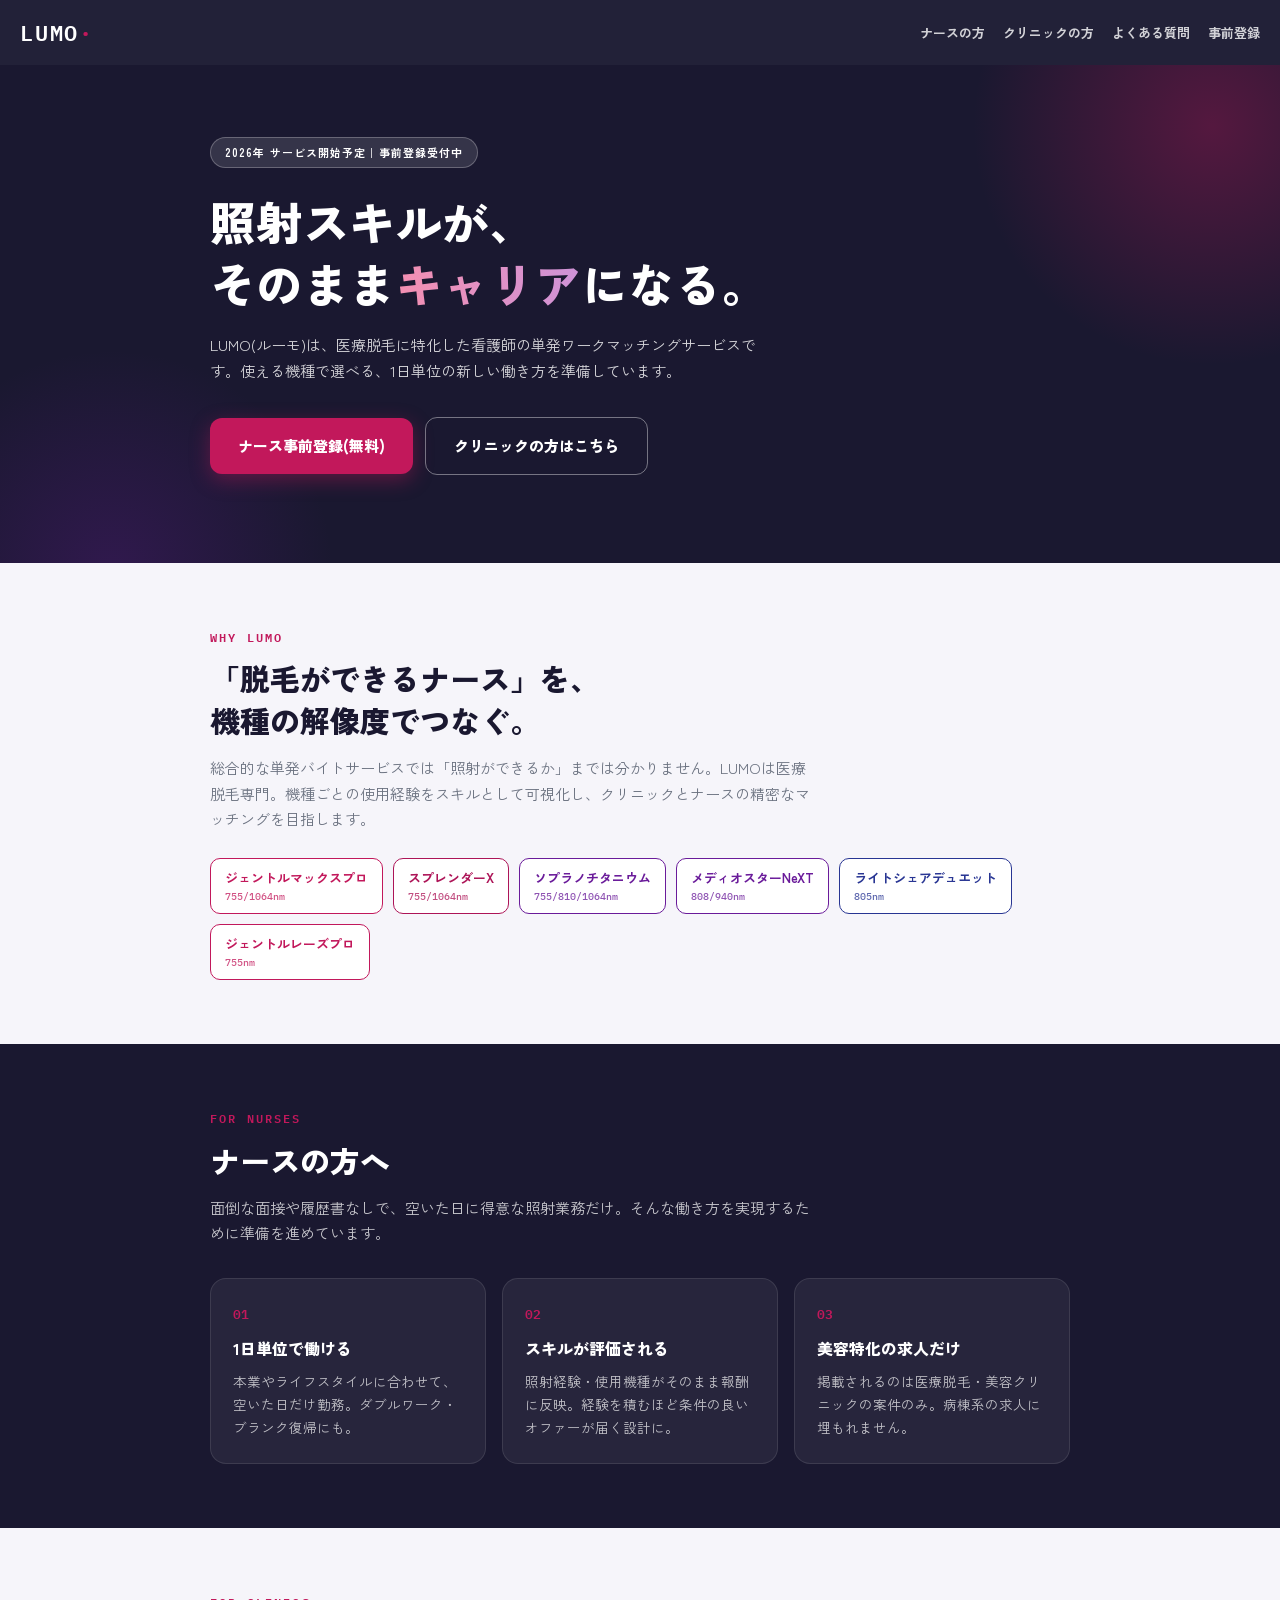
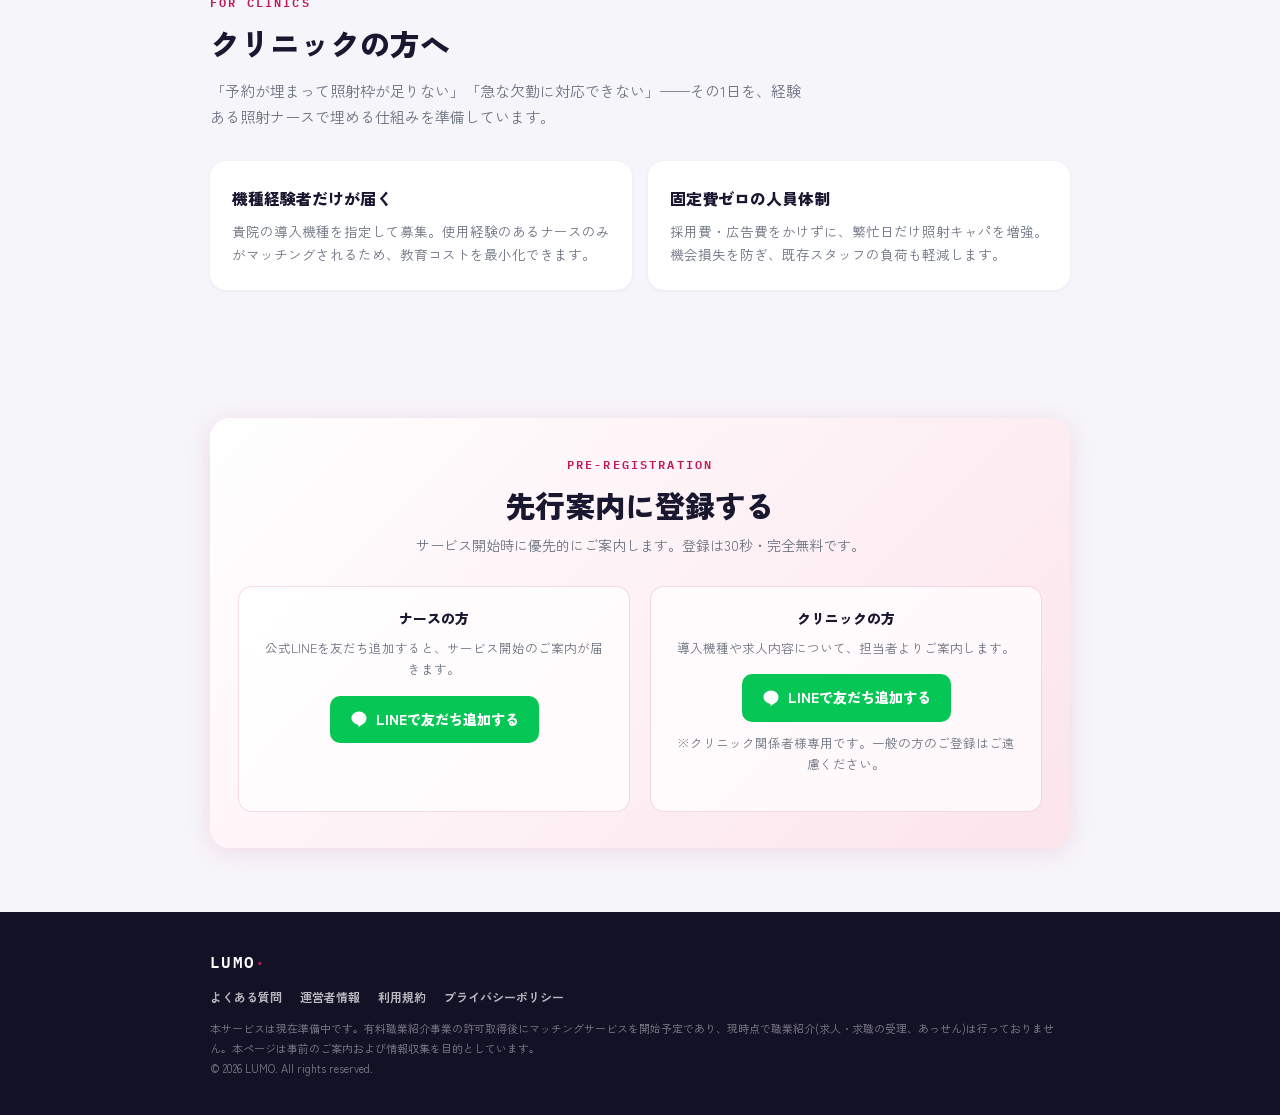
<file: index.html>
<!DOCTYPE html>
<html lang="ja">
<head>
<meta charset="UTF-8">
<meta name="viewport" content="width=device-width, initial-scale=1.0">
<title>LUMO | 医療脱毛ナースの単発ワーク(準備中)</title>
<meta name="description" content="LUMOは医療脱毛に特化した看護師の単発ワークマッチングサービスです。照射機種のスキルでつながる、新しい働き方。現在サービス開始に向けて準備中・事前登録受付中。">
<link rel="preconnect" href="https://fonts.googleapis.com">
<link href="https://fonts.googleapis.com/css2?family=Zen+Kaku+Gothic+New:wght@400;500;700;900&family=IBM+Plex+Mono:wght@500;600&display=swap" rel="stylesheet">
<link rel="stylesheet" href="styles.css">
</head>
<body>

<header>
  <a class="logo-link" href="index.html"><div class="logo">LUMO<span>·</span></div></a>
  <nav>
    <a href="#nurse">ナースの方</a>
    <a href="#clinic">クリニックの方</a>
    <a href="faq.html">よくある質問</a>
    <a href="#register">事前登録</a>
  </nav>
</header>

<div class="hero">
  <div class="hero-inner">
    <span class="badge">2026年 サービス開始予定｜事前登録受付中</span>
    <h1>照射スキルが、<br>そのまま<em>キャリア</em>になる。</h1>
    <p>LUMO(ルーモ)は、医療脱毛に特化した看護師の単発ワークマッチングサービスです。使える機種で選べる、1日単位の新しい働き方を準備しています。</p>
    <div class="cta-row">
      <a class="btn btn-primary" href="#register">ナース事前登録(無料)</a>
      <a class="btn btn-ghost" href="#clinic">クリニックの方はこちら</a>
    </div>
  </div>
</div>

<section id="about">
  <div class="inner">
    <div class="kicker">Why LUMO</div>
    <h2>「脱毛ができるナース」を、<br>機種の解像度でつなぐ。</h2>
    <p class="lead">総合的な単発バイトサービスでは「照射ができるか」までは分かりません。LUMOは医療脱毛専門。機種ごとの使用経験をスキルとして可視化し、クリニックとナースの精密なマッチングを目指します。</p>
    <div class="machines">
      <span class="mtag m-alex">ジェントルマックスプロ<small>755/1064nm</small></span>
      <span class="mtag m-yag">スプレンダーX<small>755/1064nm</small></span>
      <span class="mtag m-heat">ソプラノチタニウム<small>755/810/1064nm</small></span>
      <span class="mtag m-heat">メディオスターNeXT<small>808/940nm</small></span>
      <span class="mtag m-diode">ライトシェアデュエット<small>805nm</small></span>
      <span class="mtag m-alex">ジェントルレーズプロ<small>755nm</small></span>
    </div>
  </div>
</section>

<section id="nurse" class="band">
  <div class="inner">
    <div class="kicker">For Nurses</div>
    <h2>ナースの方へ</h2>
    <p class="lead">面倒な面接や履歴書なしで、空いた日に得意な照射業務だけ。そんな働き方を実現するために準備を進めています。</p>
    <div class="grid grid-3">
      <div class="card"><span class="num">01</span><h3>1日単位で働ける</h3><p>本業やライフスタイルに合わせて、空いた日だけ勤務。ダブルワーク・ブランク復帰にも。</p></div>
      <div class="card"><span class="num">02</span><h3>スキルが評価される</h3><p>照射経験・使用機種がそのまま報酬に反映。経験を積むほど条件の良いオファーが届く設計に。</p></div>
      <div class="card"><span class="num">03</span><h3>美容特化の求人だけ</h3><p>掲載されるのは医療脱毛・美容クリニックの案件のみ。病棟系の求人に埋もれません。</p></div>
    </div>
  </div>
</section>

<section id="clinic">
  <div class="inner">
    <div class="kicker">For Clinics</div>
    <h2>クリニックの方へ</h2>
    <p class="lead">「予約が埋まって照射枠が足りない」「急な欠勤に対応できない」——その1日を、経験ある照射ナースで埋める仕組みを準備しています。</p>
    <div class="grid grid-2">
      <div class="card"><h3>機種経験者だけが届く</h3><p>貴院の導入機種を指定して募集。使用経験のあるナースのみがマッチングされるため、教育コストを最小化できます。</p></div>
      <div class="card"><h3>固定費ゼロの人員体制</h3><p>採用費・広告費をかけずに、繁忙日だけ照射キャパを増強。機会損失を防ぎ、既存スタッフの負荷も軽減します。</p></div>
    </div>
  </div>
</section>

<section id="register">
  <div class="inner">
    <div class="register-card">
      <div class="kicker">Pre-registration</div>
      <h2>先行案内に登録する</h2>
      <p>サービス開始時に優先的にご案内します。登録は30秒・完全無料です。</p>
      <div class="register-col">
        <div class="register-option">
          <h3>ナースの方</h3>
          <p>公式LINEを友だち追加すると、サービス開始のご案内が届きます。</p>
          <a class="line-btn" href="https://lin.ee/sWSmuNv" target="_blank" rel="noopener">
            <svg width="18" height="18" viewBox="0 0 24 24" fill="#fff" aria-hidden="true"><path d="M12 2C6.48 2 2 5.94 2 10.8c0 4.36 3.58 8.02 8.4 8.72.33.07.78.22.89.5.1.26.07.66.03.92l-.14.87c-.04.26-.2 1.01.89.55 1.09-.46 5.86-3.45 8-5.9C21.4 14.46 22 12.7 22 10.8 22 5.94 17.52 2 12 2z"/></svg>
            LINEで友だち追加する
          </a>
        </div>
        <div class="register-option">
          <h3>クリニックの方</h3>
          <p>導入機種や求人内容について、担当者よりご案内します。</p>
          <a class="line-btn" href="https://lin.ee/nKkk7dK" target="_blank" rel="noopener"
             onclick="return confirm('本登録は医療脱毛クリニック様専用の窓口です。\n一般の方のご登録はご遠慮ください。\n\nクリニックの担当者様は「OK」を押して友だち追加画面にお進みください。');">
            <svg width="18" height="18" viewBox="0 0 24 24" fill="#fff" aria-hidden="true"><path d="M12 2C6.48 2 2 5.94 2 10.8c0 4.36 3.58 8.02 8.4 8.72.33.07.78.22.89.5.1.26.07.66.03.92l-.14.87c-.04.26-.2 1.01.89.55 1.09-.46 5.86-3.45 8-5.9C21.4 14.46 22 12.7 22 10.8 22 5.94 17.52 2 12 2z"/></svg>
            LINEで友だち追加する
          </a>
          <p class="clinic-warning">※クリニック関係者様専用です。一般の方のご登録はご遠慮ください。</p>
        </div>
      </div>
    </div>
  </div>
</section>

<footer>
  <div class="inner">
    <div class="logo" style="font-size:16px">LUMO<span style="color:var(--accent)">·</span></div>
    <div class="footer-links">
      <a href="faq.html">よくある質問</a>
      <a href="about.html">運営者情報</a>
      <a href="terms.html">利用規約</a>
      <a href="privacy.html">プライバシーポリシー</a>
    </div>
    <div class="legal">
      本サービスは現在準備中です。有料職業紹介事業の許可取得後にマッチングサービスを開始予定であり、現時点で職業紹介(求人・求職の受理、あっせん)は行っておりません。本ページは事前のご案内および情報収集を目的としています。<br>
      © 2026 LUMO. All rights reserved.
    </div>
  </div>
</footer>

</body>
</html>
</file>
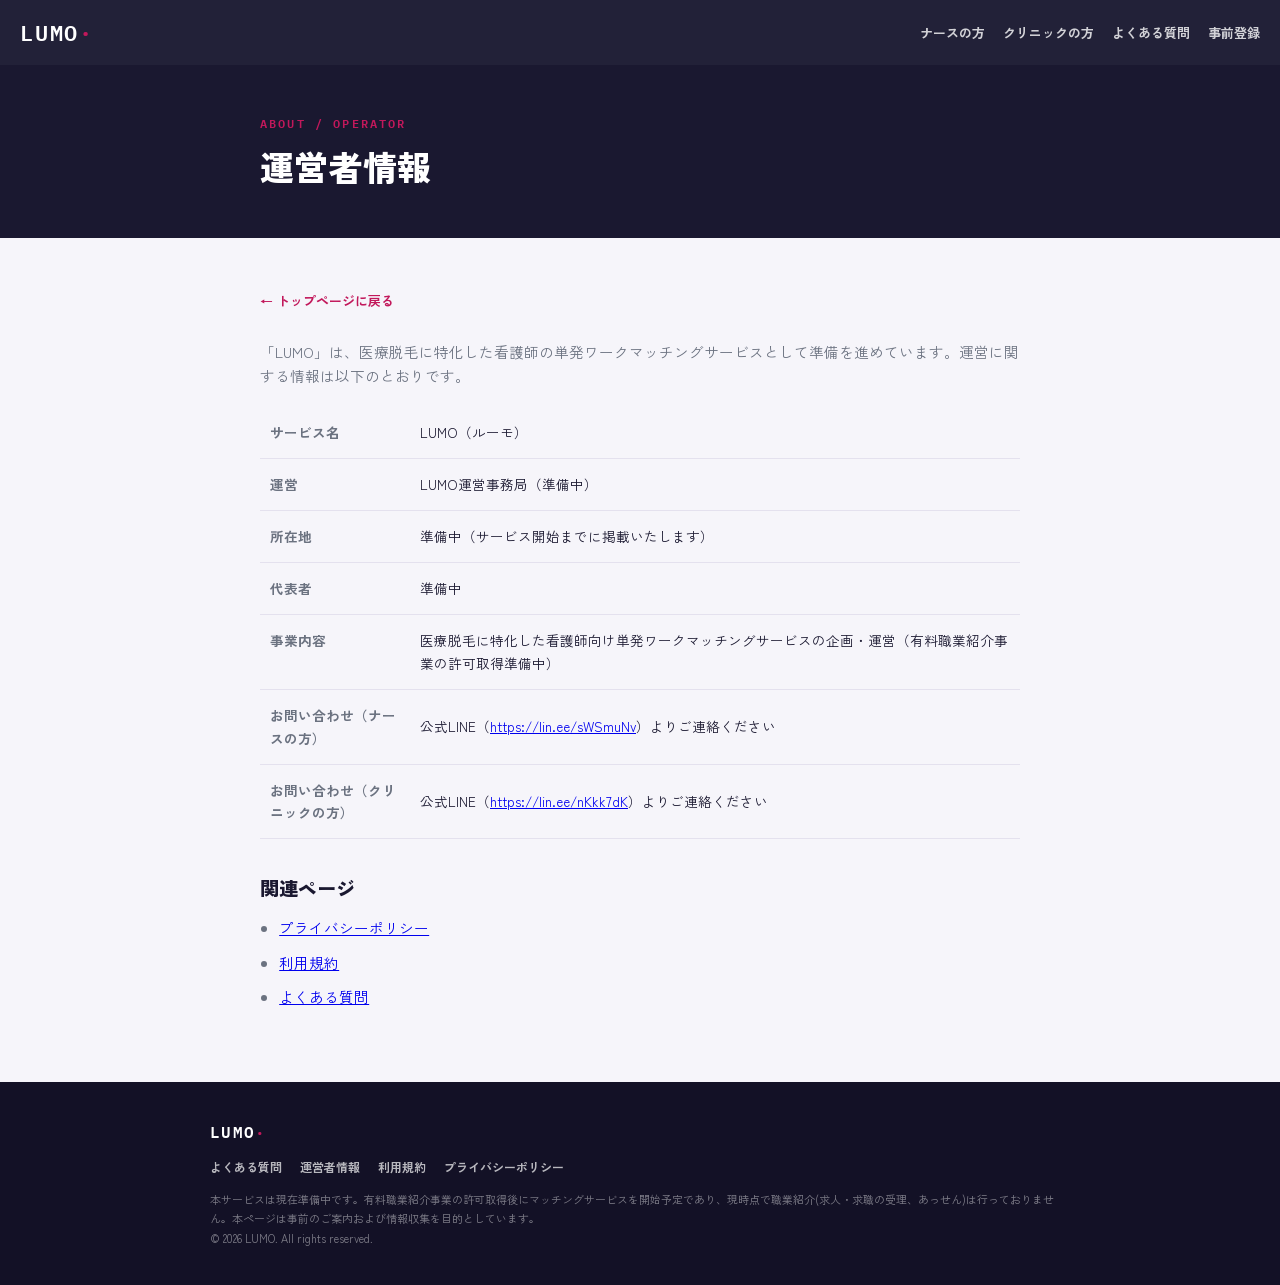
<file: about.html>
<!DOCTYPE html>
<html lang="ja">
<head>
<meta charset="UTF-8">
<meta name="viewport" content="width=device-width, initial-scale=1.0">
<title>運営者情報 | LUMO</title>
<meta name="description" content="LUMOの運営者情報・お問い合わせ先">
<link rel="preconnect" href="https://fonts.googleapis.com">
<link href="https://fonts.googleapis.com/css2?family=Zen+Kaku+Gothic+New:wght@400;500;700;900&family=IBM+Plex+Mono:wght@500;600&display=swap" rel="stylesheet">
<link rel="stylesheet" href="styles.css">
<style>
  .info-table{width:100%;border-collapse:collapse;margin-top:18px}
  .info-table th,.info-table td{text-align:left;padding:14px 10px;font-size:13.5px;border-bottom:1px solid var(--border)}
  .info-table th{width:150px;color:var(--muted);font-weight:700;vertical-align:top}
</style>
</head>
<body>

<header>
  <a class="logo-link" href="index.html"><div class="logo">LUMO<span>·</span></div></a>
  <nav>
    <a href="index.html#nurse">ナースの方</a>
    <a href="index.html#clinic">クリニックの方</a>
    <a href="faq.html">よくある質問</a>
    <a href="index.html#register">事前登録</a>
  </nav>
</header>

<div class="page-hero">
  <div class="inner">
    <div class="kicker">About / Operator</div>
    <h1>運営者情報</h1>
  </div>
</div>

<section class="content">
  <div class="inner">
    <a class="back-link" href="index.html">← トップページに戻る</a>
    <p>「LUMO」は、医療脱毛に特化した看護師の単発ワークマッチングサービスとして準備を進めています。運営に関する情報は以下のとおりです。</p>

    <!-- ▼▼ 実際の運営者情報（正式名称・所在地・連絡先等）に差し替えてください ▼▼ -->
    <table class="info-table">
      <tr><th>サービス名</th><td>LUMO（ルーモ）</td></tr>
      <tr><th>運営</th><td>LUMO運営事務局（準備中）</td></tr>
      <tr><th>所在地</th><td>準備中（サービス開始までに掲載いたします）</td></tr>
      <tr><th>代表者</th><td>準備中</td></tr>
      <tr><th>事業内容</th><td>医療脱毛に特化した看護師向け単発ワークマッチングサービスの企画・運営（有料職業紹介事業の許可取得準備中）</td></tr>
      <tr><th>お問い合わせ（ナースの方）</th><td>公式LINE（<a href="https://lin.ee/sWSmuNv" target="_blank" rel="noopener">https://lin.ee/sWSmuNv</a>）よりご連絡ください</td></tr>
      <tr><th>お問い合わせ（クリニックの方）</th><td>公式LINE（<a href="https://lin.ee/nKkk7dK" target="_blank" rel="noopener">https://lin.ee/nKkk7dK</a>）よりご連絡ください</td></tr>
    </table>
    <!-- ▲▲ ここまで ▲▲ -->

    <h2>関連ページ</h2>
    <ul>
      <li><a href="privacy.html">プライバシーポリシー</a></li>
      <li><a href="terms.html">利用規約</a></li>
      <li><a href="faq.html">よくある質問</a></li>
    </ul>
  </div>
</section>

<footer>
  <div class="inner">
    <div class="logo" style="font-size:16px">LUMO<span style="color:var(--accent)">·</span></div>
    <div class="footer-links">
      <a href="faq.html">よくある質問</a>
      <a href="about.html">運営者情報</a>
      <a href="terms.html">利用規約</a>
      <a href="privacy.html">プライバシーポリシー</a>
    </div>
    <div class="legal">
      本サービスは現在準備中です。有料職業紹介事業の許可取得後にマッチングサービスを開始予定であり、現時点で職業紹介(求人・求職の受理、あっせん)は行っておりません。本ページは事前のご案内および情報収集を目的としています。<br>
      © 2026 LUMO. All rights reserved.
    </div>
  </div>
</footer>

</body>
</html>
</file>
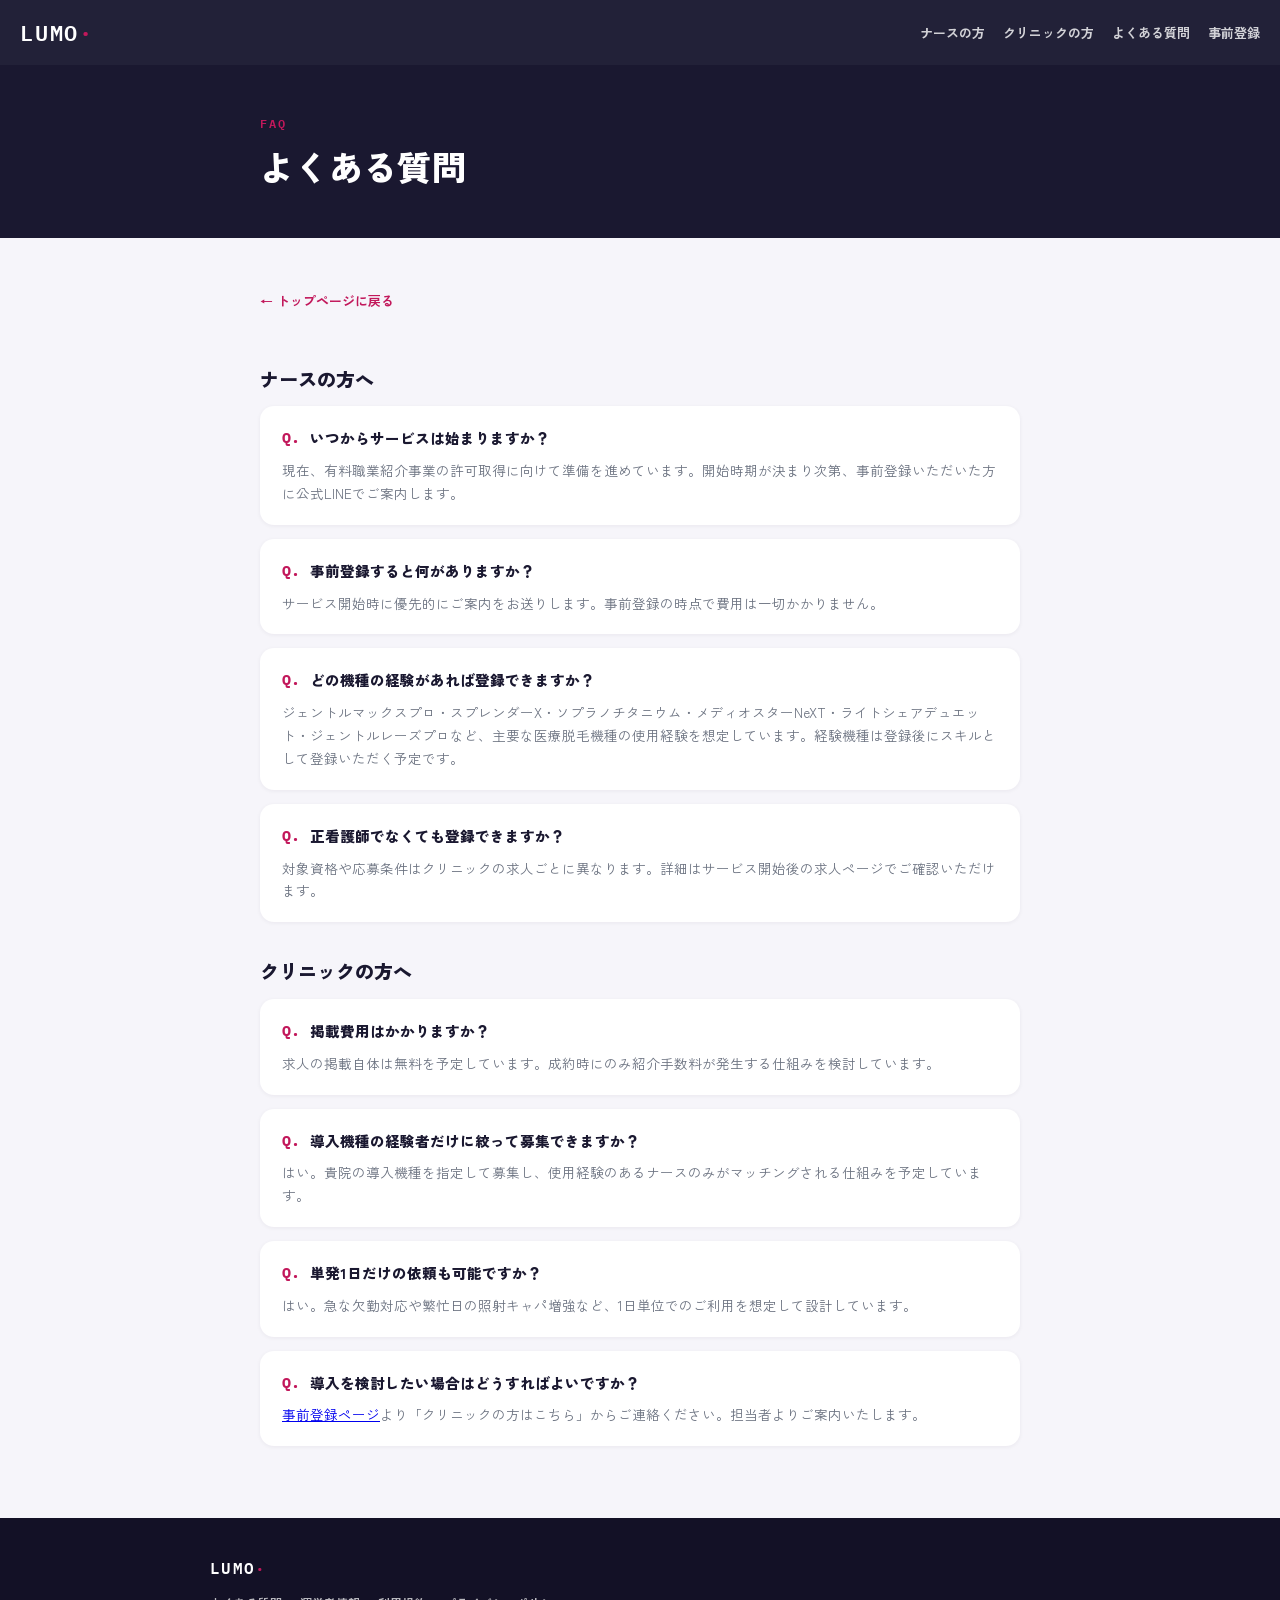
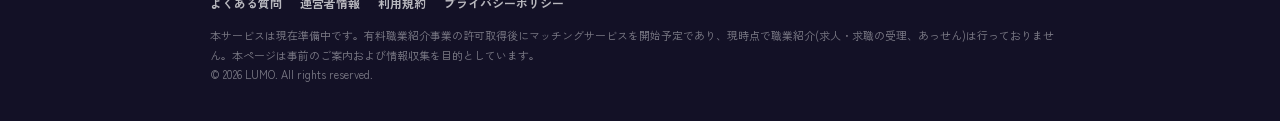
<file: faq.html>
<!DOCTYPE html>
<html lang="ja">
<head>
<meta charset="UTF-8">
<meta name="viewport" content="width=device-width, initial-scale=1.0">
<title>よくある質問 | LUMO</title>
<meta name="description" content="LUMOに関するよくある質問（ナースの方・クリニックの方向け）">
<link rel="preconnect" href="https://fonts.googleapis.com">
<link href="https://fonts.googleapis.com/css2?family=Zen+Kaku+Gothic+New:wght@400;500;700;900&family=IBM+Plex+Mono:wght@500;600&display=swap" rel="stylesheet">
<link rel="stylesheet" href="styles.css">
</head>
<body>

<header>
  <a class="logo-link" href="index.html"><div class="logo">LUMO<span>·</span></div></a>
  <nav>
    <a href="index.html#nurse">ナースの方</a>
    <a href="index.html#clinic">クリニックの方</a>
    <a href="faq.html">よくある質問</a>
    <a href="index.html#register">事前登録</a>
  </nav>
</header>

<div class="page-hero">
  <div class="inner">
    <div class="kicker">FAQ</div>
    <h1>よくある質問</h1>
  </div>
</div>

<section class="content">
  <div class="inner">
    <a class="back-link" href="index.html">← トップページに戻る</a>

    <h2>ナースの方へ</h2>
    <div class="faq-item">
      <div class="q"><span>Q.</span>いつからサービスは始まりますか？</div>
      <div class="a">現在、有料職業紹介事業の許可取得に向けて準備を進めています。開始時期が決まり次第、事前登録いただいた方に公式LINEでご案内します。</div>
    </div>
    <div class="faq-item">
      <div class="q"><span>Q.</span>事前登録すると何がありますか？</div>
      <div class="a">サービス開始時に優先的にご案内をお送りします。事前登録の時点で費用は一切かかりません。</div>
    </div>
    <div class="faq-item">
      <div class="q"><span>Q.</span>どの機種の経験があれば登録できますか？</div>
      <div class="a">ジェントルマックスプロ・スプレンダーX・ソプラノチタニウム・メディオスターNeXT・ライトシェアデュエット・ジェントルレーズプロなど、主要な医療脱毛機種の使用経験を想定しています。経験機種は登録後にスキルとして登録いただく予定です。</div>
    </div>
    <div class="faq-item">
      <div class="q"><span>Q.</span>正看護師でなくても登録できますか？</div>
      <div class="a">対象資格や応募条件はクリニックの求人ごとに異なります。詳細はサービス開始後の求人ページでご確認いただけます。</div>
    </div>

    <h2>クリニックの方へ</h2>
    <div class="faq-item">
      <div class="q"><span>Q.</span>掲載費用はかかりますか？</div>
      <div class="a">求人の掲載自体は無料を予定しています。成約時にのみ紹介手数料が発生する仕組みを検討しています。</div>
    </div>
    <div class="faq-item">
      <div class="q"><span>Q.</span>導入機種の経験者だけに絞って募集できますか？</div>
      <div class="a">はい。貴院の導入機種を指定して募集し、使用経験のあるナースのみがマッチングされる仕組みを予定しています。</div>
    </div>
    <div class="faq-item">
      <div class="q"><span>Q.</span>単発1日だけの依頼も可能ですか？</div>
      <div class="a">はい。急な欠勤対応や繁忙日の照射キャパ増強など、1日単位でのご利用を想定して設計しています。</div>
    </div>
    <div class="faq-item">
      <div class="q"><span>Q.</span>導入を検討したい場合はどうすればよいですか？</div>
      <div class="a"><a href="index.html#register">事前登録ページ</a>より「クリニックの方はこちら」からご連絡ください。担当者よりご案内いたします。</div>
    </div>
  </div>
</section>

<footer>
  <div class="inner">
    <div class="logo" style="font-size:16px">LUMO<span style="color:var(--accent)">·</span></div>
    <div class="footer-links">
      <a href="faq.html">よくある質問</a>
      <a href="about.html">運営者情報</a>
      <a href="terms.html">利用規約</a>
      <a href="privacy.html">プライバシーポリシー</a>
    </div>
    <div class="legal">
      本サービスは現在準備中です。有料職業紹介事業の許可取得後にマッチングサービスを開始予定であり、現時点で職業紹介(求人・求職の受理、あっせん)は行っておりません。本ページは事前のご案内および情報収集を目的としています。<br>
      © 2026 LUMO. All rights reserved.
    </div>
  </div>
</footer>

</body>
</html>
</file>
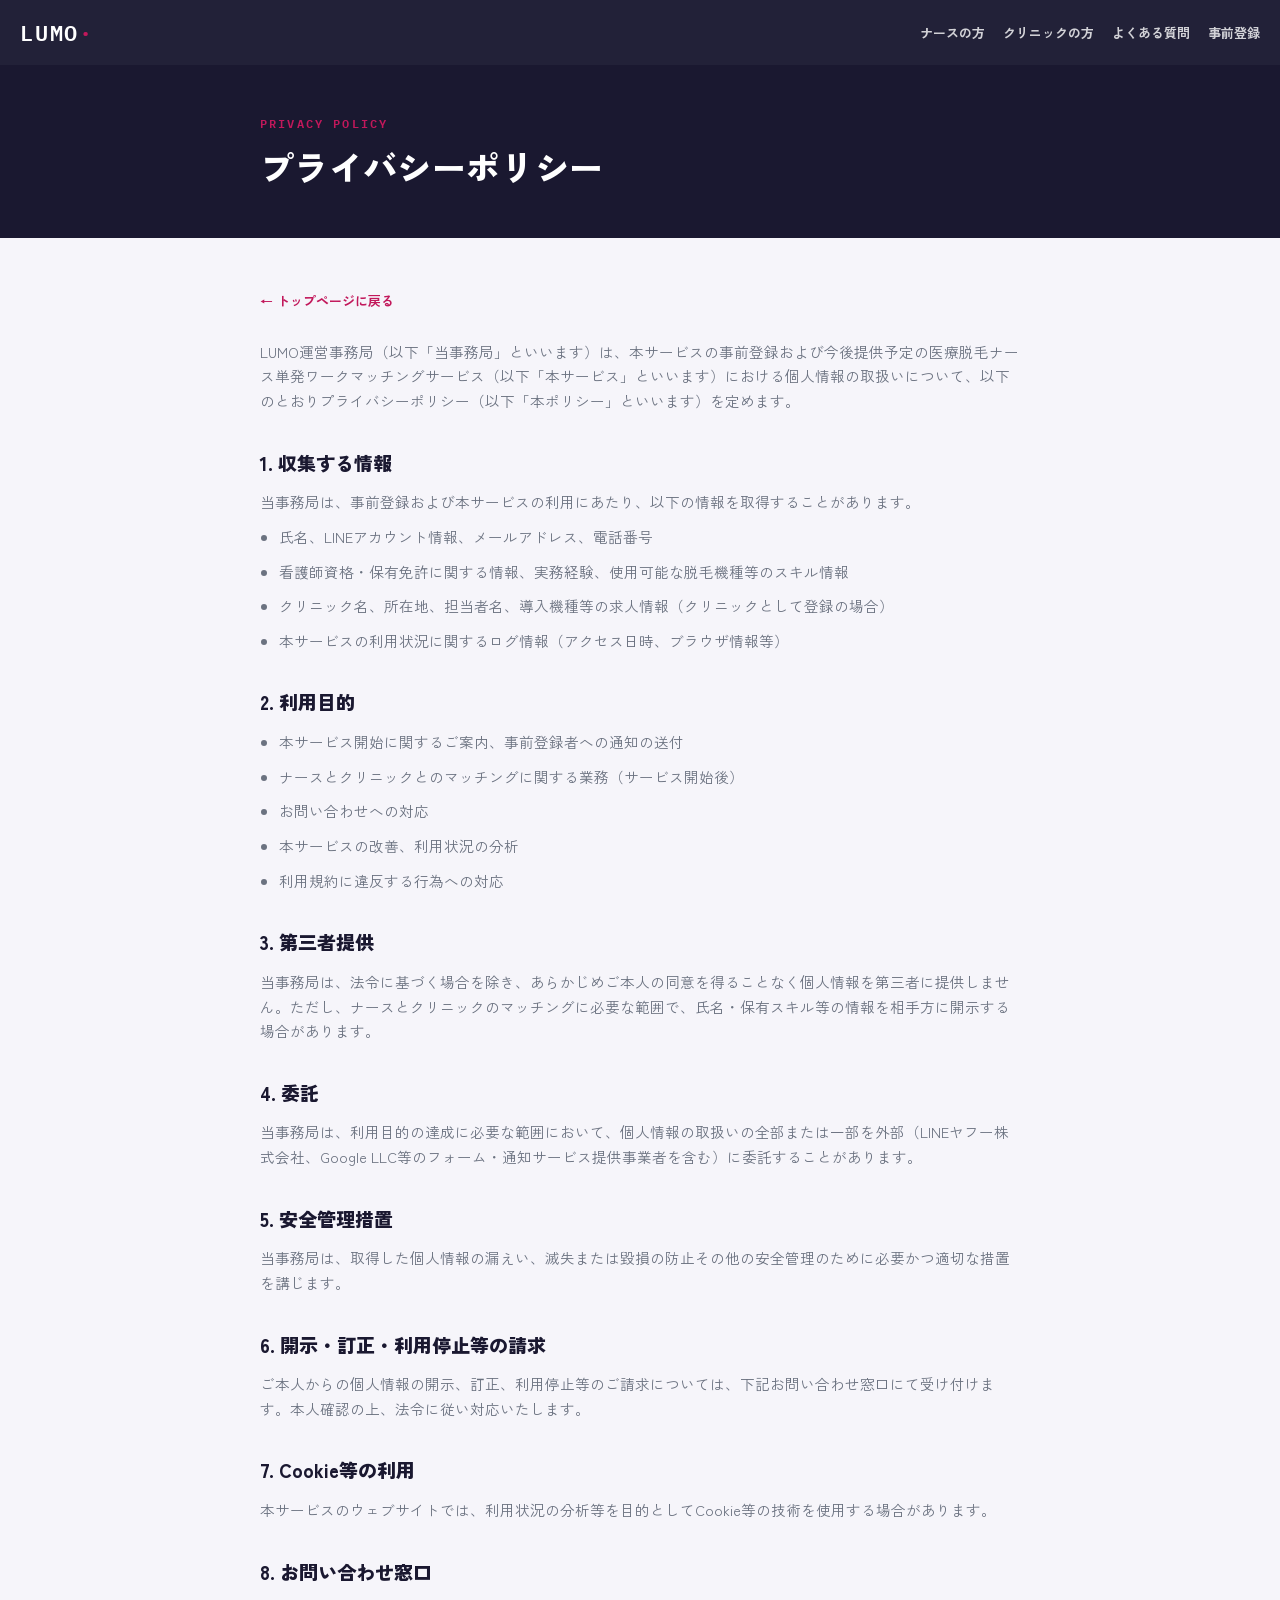
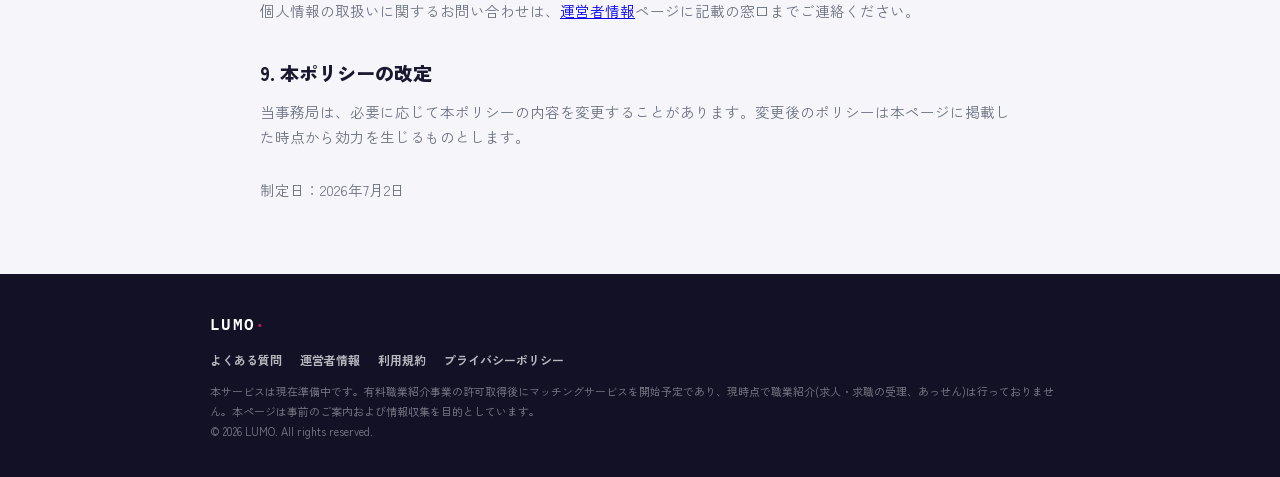
<file: privacy.html>
<!DOCTYPE html>
<html lang="ja">
<head>
<meta charset="UTF-8">
<meta name="viewport" content="width=device-width, initial-scale=1.0">
<title>プライバシーポリシー | LUMO</title>
<meta name="description" content="LUMOのプライバシーポリシー（個人情報の取扱いについて）">
<link rel="preconnect" href="https://fonts.googleapis.com">
<link href="https://fonts.googleapis.com/css2?family=Zen+Kaku+Gothic+New:wght@400;500;700;900&family=IBM+Plex+Mono:wght@500;600&display=swap" rel="stylesheet">
<link rel="stylesheet" href="styles.css">
</head>
<body>

<header>
  <a class="logo-link" href="index.html"><div class="logo">LUMO<span>·</span></div></a>
  <nav>
    <a href="index.html#nurse">ナースの方</a>
    <a href="index.html#clinic">クリニックの方</a>
    <a href="faq.html">よくある質問</a>
    <a href="index.html#register">事前登録</a>
  </nav>
</header>

<div class="page-hero">
  <div class="inner">
    <div class="kicker">Privacy Policy</div>
    <h1>プライバシーポリシー</h1>
  </div>
</div>

<section class="content">
  <div class="inner">
    <a class="back-link" href="index.html">← トップページに戻る</a>
    <p>LUMO運営事務局（以下「当事務局」といいます）は、本サービスの事前登録および今後提供予定の医療脱毛ナース単発ワークマッチングサービス（以下「本サービス」といいます）における個人情報の取扱いについて、以下のとおりプライバシーポリシー（以下「本ポリシー」といいます）を定めます。</p>

    <h2>1. 収集する情報</h2>
    <p>当事務局は、事前登録および本サービスの利用にあたり、以下の情報を取得することがあります。</p>
    <ul>
      <li>氏名、LINEアカウント情報、メールアドレス、電話番号</li>
      <li>看護師資格・保有免許に関する情報、実務経験、使用可能な脱毛機種等のスキル情報</li>
      <li>クリニック名、所在地、担当者名、導入機種等の求人情報（クリニックとして登録の場合）</li>
      <li>本サービスの利用状況に関するログ情報（アクセス日時、ブラウザ情報等）</li>
    </ul>

    <h2>2. 利用目的</h2>
    <ul>
      <li>本サービス開始に関するご案内、事前登録者への通知の送付</li>
      <li>ナースとクリニックとのマッチングに関する業務（サービス開始後）</li>
      <li>お問い合わせへの対応</li>
      <li>本サービスの改善、利用状況の分析</li>
      <li>利用規約に違反する行為への対応</li>
    </ul>

    <h2>3. 第三者提供</h2>
    <p>当事務局は、法令に基づく場合を除き、あらかじめご本人の同意を得ることなく個人情報を第三者に提供しません。ただし、ナースとクリニックのマッチングに必要な範囲で、氏名・保有スキル等の情報を相手方に開示する場合があります。</p>

    <h2>4. 委託</h2>
    <p>当事務局は、利用目的の達成に必要な範囲において、個人情報の取扱いの全部または一部を外部（LINEヤフー株式会社、Google LLC等のフォーム・通知サービス提供事業者を含む）に委託することがあります。</p>

    <h2>5. 安全管理措置</h2>
    <p>当事務局は、取得した個人情報の漏えい、滅失または毀損の防止その他の安全管理のために必要かつ適切な措置を講じます。</p>

    <h2>6. 開示・訂正・利用停止等の請求</h2>
    <p>ご本人からの個人情報の開示、訂正、利用停止等のご請求については、下記お問い合わせ窓口にて受け付けます。本人確認の上、法令に従い対応いたします。</p>

    <h2>7. Cookie等の利用</h2>
    <p>本サービスのウェブサイトでは、利用状況の分析等を目的としてCookie等の技術を使用する場合があります。</p>

    <h2>8. お問い合わせ窓口</h2>
    <p>個人情報の取扱いに関するお問い合わせは、<a href="about.html">運営者情報</a>ページに記載の窓口までご連絡ください。</p>

    <h2>9. 本ポリシーの改定</h2>
    <p>当事務局は、必要に応じて本ポリシーの内容を変更することがあります。変更後のポリシーは本ページに掲載した時点から効力を生じるものとします。</p>

    <p style="margin-top:28px">制定日：2026年7月2日</p>
  </div>
</section>

<footer>
  <div class="inner">
    <div class="logo" style="font-size:16px">LUMO<span style="color:var(--accent)">·</span></div>
    <div class="footer-links">
      <a href="faq.html">よくある質問</a>
      <a href="about.html">運営者情報</a>
      <a href="terms.html">利用規約</a>
      <a href="privacy.html">プライバシーポリシー</a>
    </div>
    <div class="legal">
      本サービスは現在準備中です。有料職業紹介事業の許可取得後にマッチングサービスを開始予定であり、現時点で職業紹介(求人・求職の受理、あっせん)は行っておりません。本ページは事前のご案内および情報収集を目的としています。<br>
      © 2026 LUMO. All rights reserved.
    </div>
  </div>
</footer>

</body>
</html>
</file>
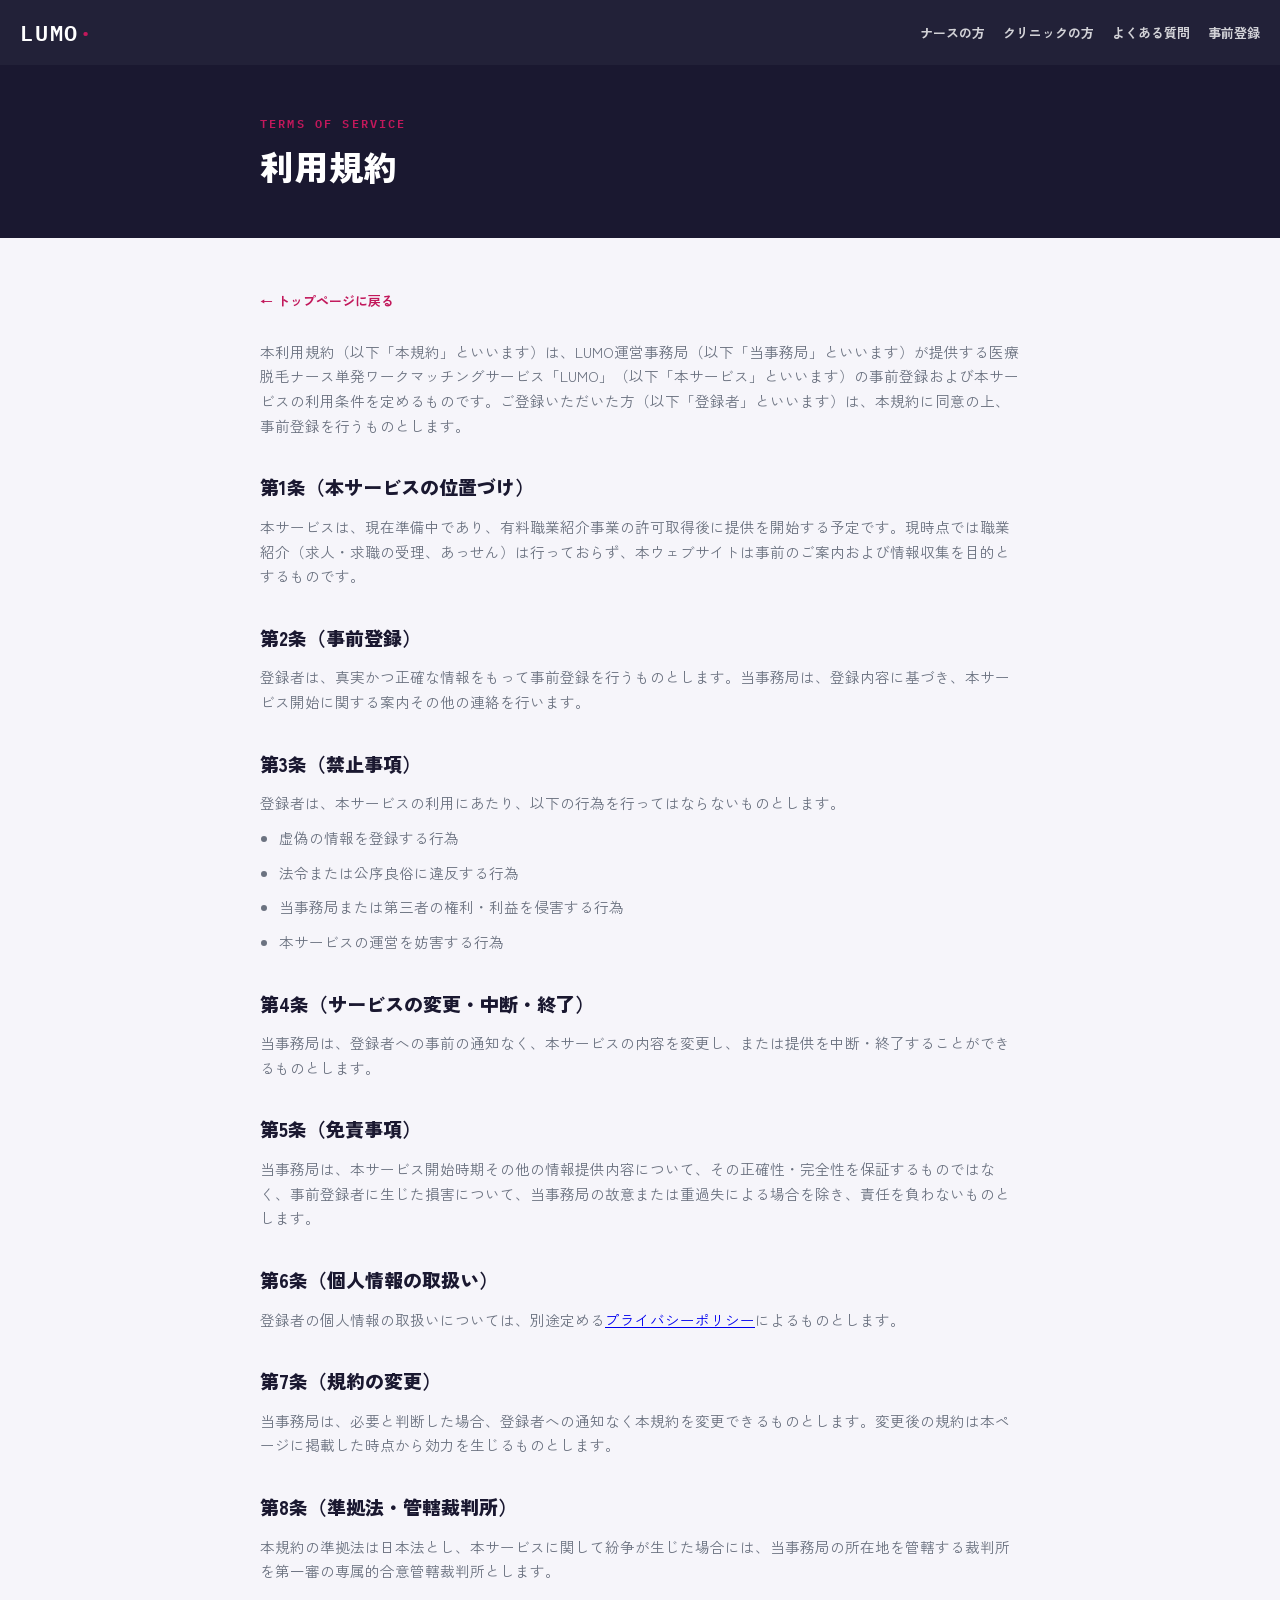
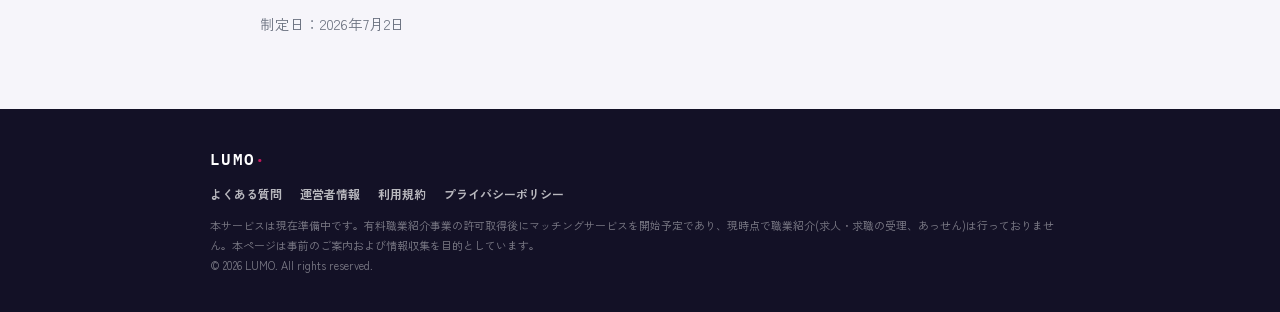
<file: terms.html>
<!DOCTYPE html>
<html lang="ja">
<head>
<meta charset="UTF-8">
<meta name="viewport" content="width=device-width, initial-scale=1.0">
<title>利用規約 | LUMO</title>
<meta name="description" content="LUMOの利用規約（事前登録・本サービスに関する規約）">
<link rel="preconnect" href="https://fonts.googleapis.com">
<link href="https://fonts.googleapis.com/css2?family=Zen+Kaku+Gothic+New:wght@400;500;700;900&family=IBM+Plex+Mono:wght@500;600&display=swap" rel="stylesheet">
<link rel="stylesheet" href="styles.css">
</head>
<body>

<header>
  <a class="logo-link" href="index.html"><div class="logo">LUMO<span>·</span></div></a>
  <nav>
    <a href="index.html#nurse">ナースの方</a>
    <a href="index.html#clinic">クリニックの方</a>
    <a href="faq.html">よくある質問</a>
    <a href="index.html#register">事前登録</a>
  </nav>
</header>

<div class="page-hero">
  <div class="inner">
    <div class="kicker">Terms of Service</div>
    <h1>利用規約</h1>
  </div>
</div>

<section class="content">
  <div class="inner">
    <a class="back-link" href="index.html">← トップページに戻る</a>
    <p>本利用規約（以下「本規約」といいます）は、LUMO運営事務局（以下「当事務局」といいます）が提供する医療脱毛ナース単発ワークマッチングサービス「LUMO」（以下「本サービス」といいます）の事前登録および本サービスの利用条件を定めるものです。ご登録いただいた方（以下「登録者」といいます）は、本規約に同意の上、事前登録を行うものとします。</p>

    <h2>第1条（本サービスの位置づけ）</h2>
    <p>本サービスは、現在準備中であり、有料職業紹介事業の許可取得後に提供を開始する予定です。現時点では職業紹介（求人・求職の受理、あっせん）は行っておらず、本ウェブサイトは事前のご案内および情報収集を目的とするものです。</p>

    <h2>第2条（事前登録）</h2>
    <p>登録者は、真実かつ正確な情報をもって事前登録を行うものとします。当事務局は、登録内容に基づき、本サービス開始に関する案内その他の連絡を行います。</p>

    <h2>第3条（禁止事項）</h2>
    <p>登録者は、本サービスの利用にあたり、以下の行為を行ってはならないものとします。</p>
    <ul>
      <li>虚偽の情報を登録する行為</li>
      <li>法令または公序良俗に違反する行為</li>
      <li>当事務局または第三者の権利・利益を侵害する行為</li>
      <li>本サービスの運営を妨害する行為</li>
    </ul>

    <h2>第4条（サービスの変更・中断・終了）</h2>
    <p>当事務局は、登録者への事前の通知なく、本サービスの内容を変更し、または提供を中断・終了することができるものとします。</p>

    <h2>第5条（免責事項）</h2>
    <p>当事務局は、本サービス開始時期その他の情報提供内容について、その正確性・完全性を保証するものではなく、事前登録者に生じた損害について、当事務局の故意または重過失による場合を除き、責任を負わないものとします。</p>

    <h2>第6条（個人情報の取扱い）</h2>
    <p>登録者の個人情報の取扱いについては、別途定める<a href="privacy.html">プライバシーポリシー</a>によるものとします。</p>

    <h2>第7条（規約の変更）</h2>
    <p>当事務局は、必要と判断した場合、登録者への通知なく本規約を変更できるものとします。変更後の規約は本ページに掲載した時点から効力を生じるものとします。</p>

    <h2>第8条（準拠法・管轄裁判所）</h2>
    <p>本規約の準拠法は日本法とし、本サービスに関して紛争が生じた場合には、当事務局の所在地を管轄する裁判所を第一審の専属的合意管轄裁判所とします。</p>

    <p style="margin-top:28px">制定日：2026年7月2日</p>
  </div>
</section>

<footer>
  <div class="inner">
    <div class="logo" style="font-size:16px">LUMO<span style="color:var(--accent)">·</span></div>
    <div class="footer-links">
      <a href="faq.html">よくある質問</a>
      <a href="about.html">運営者情報</a>
      <a href="terms.html">利用規約</a>
      <a href="privacy.html">プライバシーポリシー</a>
    </div>
    <div class="legal">
      本サービスは現在準備中です。有料職業紹介事業の許可取得後にマッチングサービスを開始予定であり、現時点で職業紹介(求人・求職の受理、あっせん)は行っておりません。本ページは事前のご案内および情報収集を目的としています。<br>
      © 2026 LUMO. All rights reserved.
    </div>
  </div>
</footer>

</body>
</html>
</file>
<file: styles.css>
:root{
  --ink:#1A1830;
  --accent:#C2185B;
  --accent-soft:#FCE4EC;
  --bg:#F6F5FA;
  --card:#FFFFFF;
  --muted:#6B7280;
  --border:#E4E1EE;
  --mono:'IBM Plex Mono',monospace;
}
*{box-sizing:border-box;margin:0;padding:0}
html{scroll-behavior:smooth}
body{font-family:'Zen Kaku Gothic New',sans-serif;background:var(--bg);color:var(--ink);line-height:1.7}

/* ── header ── */
header{position:sticky;top:0;z-index:50;background:rgba(26,24,48,.96);backdrop-filter:blur(8px);color:#fff;padding:14px 20px;display:flex;justify-content:space-between;align-items:center;flex-wrap:wrap;gap:8px}
header a.logo-link{text-decoration:none}
.logo{font-family:var(--mono);font-weight:600;font-size:22px;letter-spacing:.08em;color:#fff}
.logo span{color:var(--accent)}
nav{display:flex;flex-wrap:wrap;gap:4px 18px;justify-content:flex-end}
nav a{color:rgba(255,255,255,.8);text-decoration:none;font-size:13px;font-weight:700}
nav a:hover{color:#fff}

/* ── hero ── */
.hero{background:var(--ink);color:#fff;padding:72px 20px 88px;position:relative;overflow:hidden}
.hero::before{content:"";position:absolute;top:-40%;right:-15%;width:520px;height:520px;border-radius:50%;
  background:radial-gradient(circle,rgba(194,24,91,.35),transparent 65%)}
.hero::after{content:"";position:absolute;bottom:-50%;left:-10%;width:480px;height:480px;border-radius:50%;
  background:radial-gradient(circle,rgba(106,27,154,.28),transparent 65%)}
.hero-inner{max-width:860px;margin:0 auto;position:relative;z-index:1}
.badge{display:inline-block;font-size:11px;font-weight:700;letter-spacing:.1em;background:rgba(255,255,255,.12);border:1px solid rgba(255,255,255,.25);border-radius:999px;padding:5px 14px;margin-bottom:22px}
h1{font-size:clamp(28px,6vw,46px);font-weight:900;line-height:1.35;letter-spacing:.01em}
h1 em{font-style:normal;color:transparent;background:linear-gradient(90deg,#F48FB1,#CE93D8);-webkit-background-clip:text;background-clip:text}
.hero p{margin-top:18px;font-size:15px;color:rgba(255,255,255,.82);max-width:560px}
.cta-row{margin-top:34px;display:flex;gap:12px;flex-wrap:wrap;align-items:center}
.btn{display:inline-block;text-decoration:none;font-weight:900;font-size:15px;border-radius:12px;padding:15px 28px;transition:transform .15s ease,box-shadow .15s ease}
.btn:hover{transform:translateY(-2px)}
.btn-primary{background:var(--accent);color:#fff;box-shadow:0 6px 20px rgba(194,24,91,.4)}
.btn-ghost{background:transparent;color:#fff;border:1.5px solid rgba(255,255,255,.4)}

/* ── sections ── */
section{padding:64px 20px}
.inner{max-width:860px;margin:0 auto}
.kicker{font-family:var(--mono);font-size:12px;font-weight:600;letter-spacing:.18em;color:var(--accent);text-transform:uppercase;margin-bottom:10px}
h2{font-size:clamp(22px,4.5vw,30px);font-weight:900;line-height:1.4;margin-bottom:14px}
.lead{color:var(--muted);font-size:15px;max-width:600px}

.grid{display:grid;gap:16px;margin-top:32px}
@media(min-width:720px){.grid-3{grid-template-columns:repeat(3,1fr)}.grid-2{grid-template-columns:repeat(2,1fr)}}
.card{background:var(--card);border-radius:16px;padding:24px 22px;box-shadow:0 1px 4px rgba(26,24,48,.06)}
.card h3{font-size:16px;font-weight:900;margin-bottom:8px}
.card p{font-size:13.5px;color:var(--muted)}
.num{font-family:var(--mono);font-weight:600;font-size:13px;color:var(--accent);display:block;margin-bottom:10px}

/* ── machine tags ── */
.machines{display:flex;flex-wrap:wrap;gap:10px;margin-top:26px}
.mtag{display:flex;flex-direction:column;border:1.5px solid;border-radius:10px;padding:8px 14px;font-size:13px;font-weight:700;background:#fff}
.mtag small{font-family:var(--mono);font-size:9.5px;font-weight:500;opacity:.75}
.m-alex{border-color:#C2185B;color:#C2185B}
.m-yag{border-color:#AD1457;color:#AD1457}
.m-diode{border-color:#283593;color:#283593}
.m-heat{border-color:#6A1B9A;color:#6A1B9A}

/* ── dark band ── */
.band{background:var(--ink);color:#fff}
.band .card{background:rgba(255,255,255,.06);box-shadow:none;border:1px solid rgba(255,255,255,.1)}
.band .card p{color:rgba(255,255,255,.72)}
.band .lead{color:rgba(255,255,255,.75)}

/* ── register ── */
.register-card{background:linear-gradient(135deg,#fff,var(--accent-soft));border-radius:20px;padding:36px 28px;text-align:center;box-shadow:0 4px 24px rgba(194,24,91,.12)}
.register-card h2{margin-bottom:8px}
.register-card p{color:var(--muted);font-size:14px;margin-bottom:24px}
.register-col{margin-top:28px;text-align:left}
@media(min-width:640px){.register-col{display:grid;grid-template-columns:1fr 1fr;gap:20px;text-align:center}}
.register-option{background:rgba(255,255,255,.7);border:1px solid rgba(194,24,91,.15);border-radius:14px;padding:20px}
.register-option h3{font-size:14px;font-weight:900;margin-bottom:6px}
.register-option p{font-size:12.5px;color:var(--muted);margin-bottom:16px}
.line-btn{display:inline-flex;align-items:center;gap:8px;background:#06C755;color:#fff;text-decoration:none;font-weight:900;font-size:14px;border-radius:10px;padding:12px 20px;transition:transform .15s ease}
.line-btn:hover{transform:translateY(-2px)}
.line-btn svg{flex-shrink:0}
.clinic-warning{font-size:11px;color:#9CA3AF;margin-top:10px}

/* ── content pages (about/faq/privacy/terms) ── */
.page-hero{background:var(--ink);color:#fff;padding:48px 20px}
.page-hero .inner{max-width:760px}
.page-hero h1{font-size:clamp(24px,5vw,34px)}
.content{padding:48px 20px 72px}
.content .inner{max-width:760px}
.content h2{font-size:19px;margin-top:36px}
.content h2:first-child{margin-top:0}
.content p,.content li{color:var(--muted);font-size:14.5px;margin-top:10px}
.content ul,.content ol{padding-left:1.2em}
.faq-item{background:var(--card);border-radius:14px;padding:20px 22px;margin-top:14px;box-shadow:0 1px 4px rgba(26,24,48,.06)}
.faq-item .q{font-weight:900;font-size:14.5px;display:flex;gap:10px}
.faq-item .q span{color:var(--accent);font-family:var(--mono)}
.faq-item .a{margin-top:8px;font-size:13.5px;color:var(--muted)}
.back-link{display:inline-block;margin-bottom:18px;font-size:13px;font-weight:700;color:var(--accent);text-decoration:none}
.back-link:hover{text-decoration:underline}

/* ── footer ── */
footer{background:#131126;color:rgba(255,255,255,.6);padding:36px 20px;font-size:12px}
footer .inner{display:flex;flex-direction:column;gap:12px}
.footer-links{display:flex;flex-wrap:wrap;gap:6px 18px}
.footer-links a{color:rgba(255,255,255,.7);text-decoration:none;font-size:12px;font-weight:700}
.footer-links a:hover{color:#fff}
.legal{font-size:11px;line-height:1.8;color:rgba(255,255,255,.45)}

@media(max-width:480px){
  header{padding:12px 16px}
  nav{gap:4px 12px;width:100%;justify-content:flex-start}
  .hero{padding:56px 16px 64px}
  section{padding:48px 16px}
  .register-card{padding:28px 18px}
}
</file>
